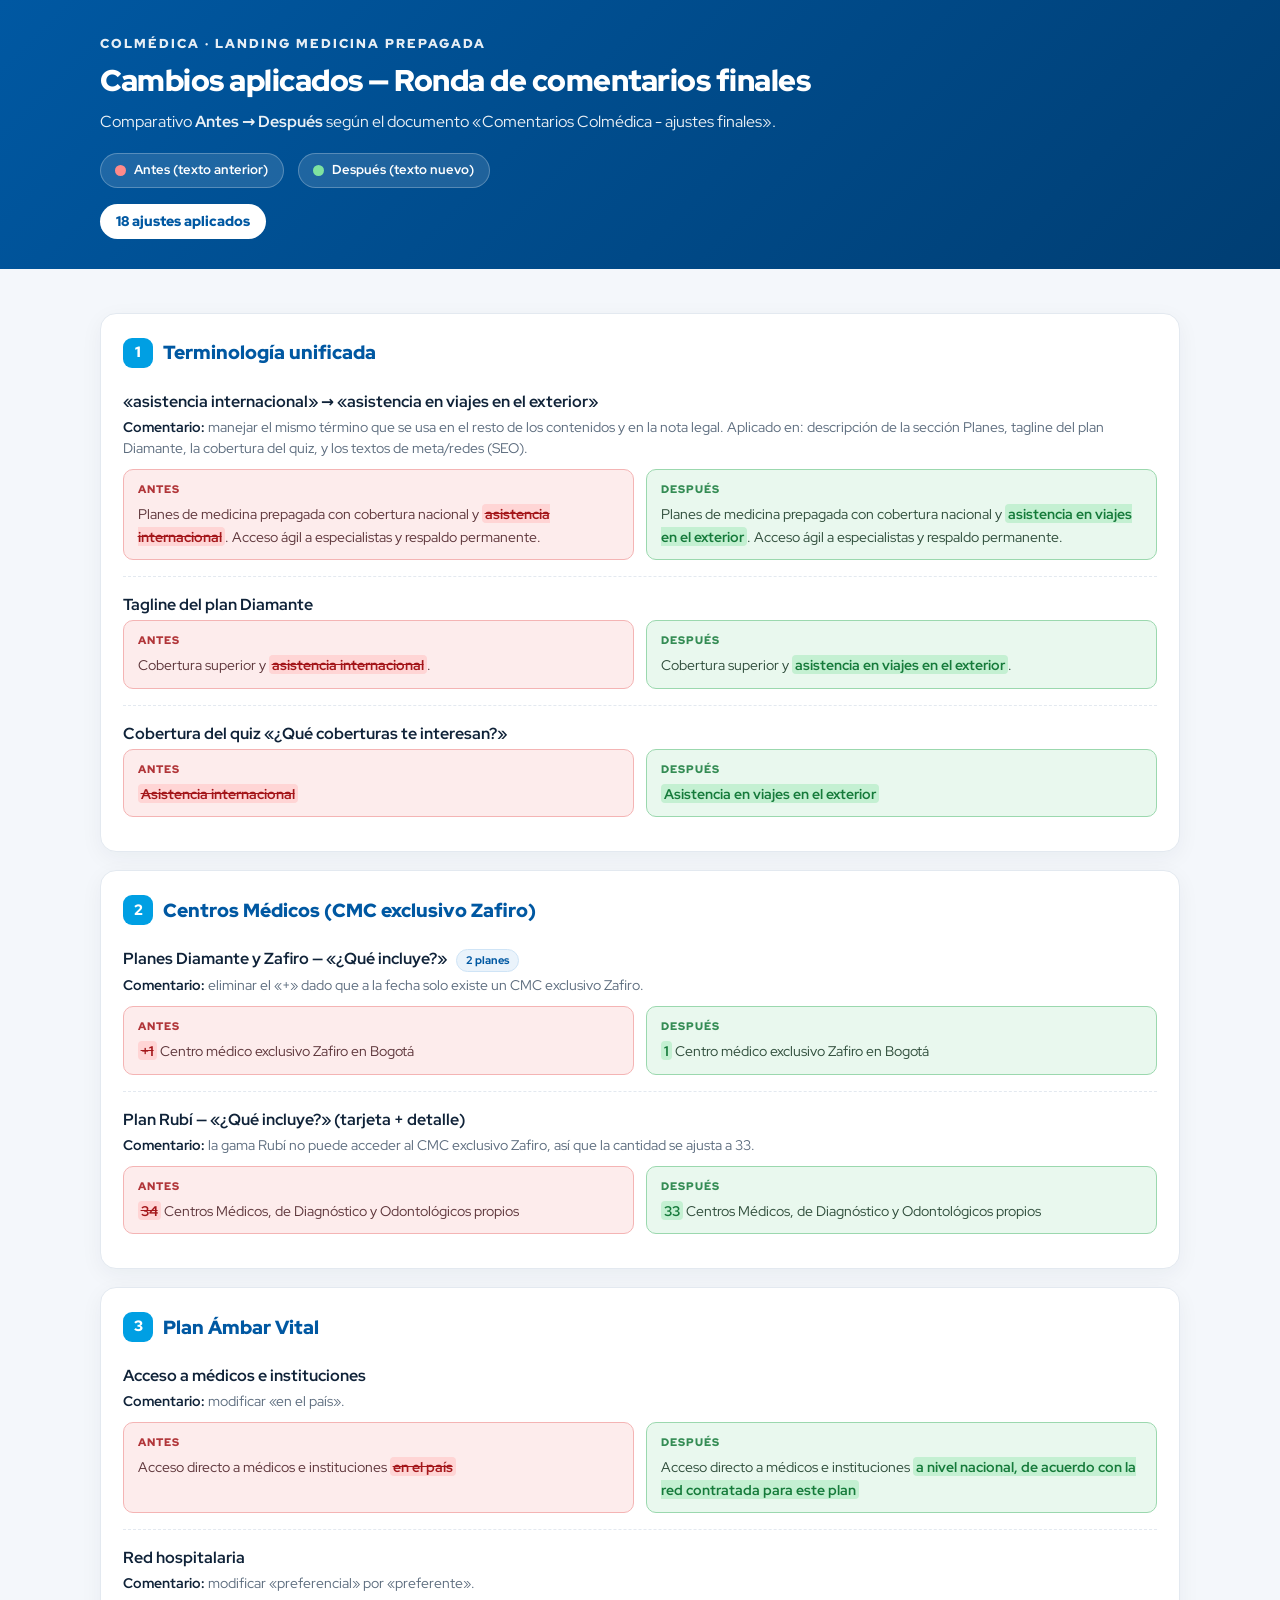
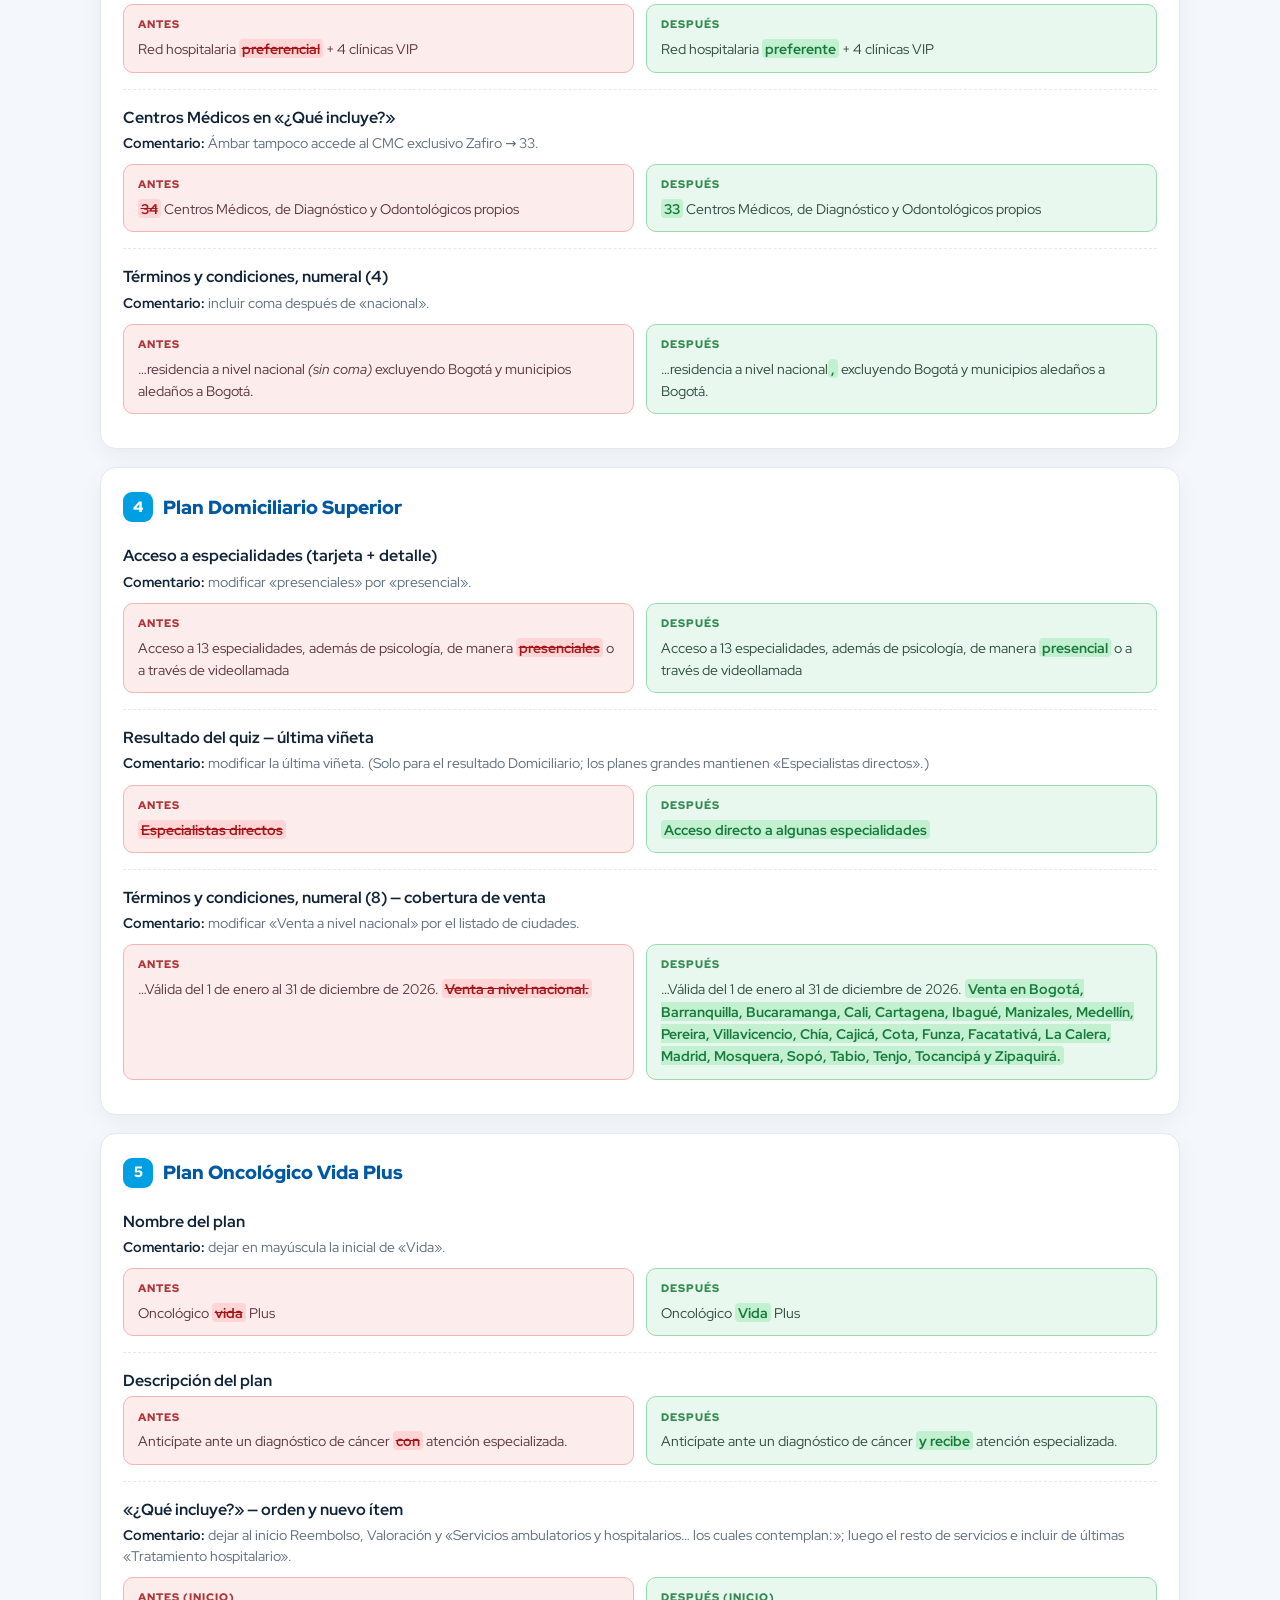
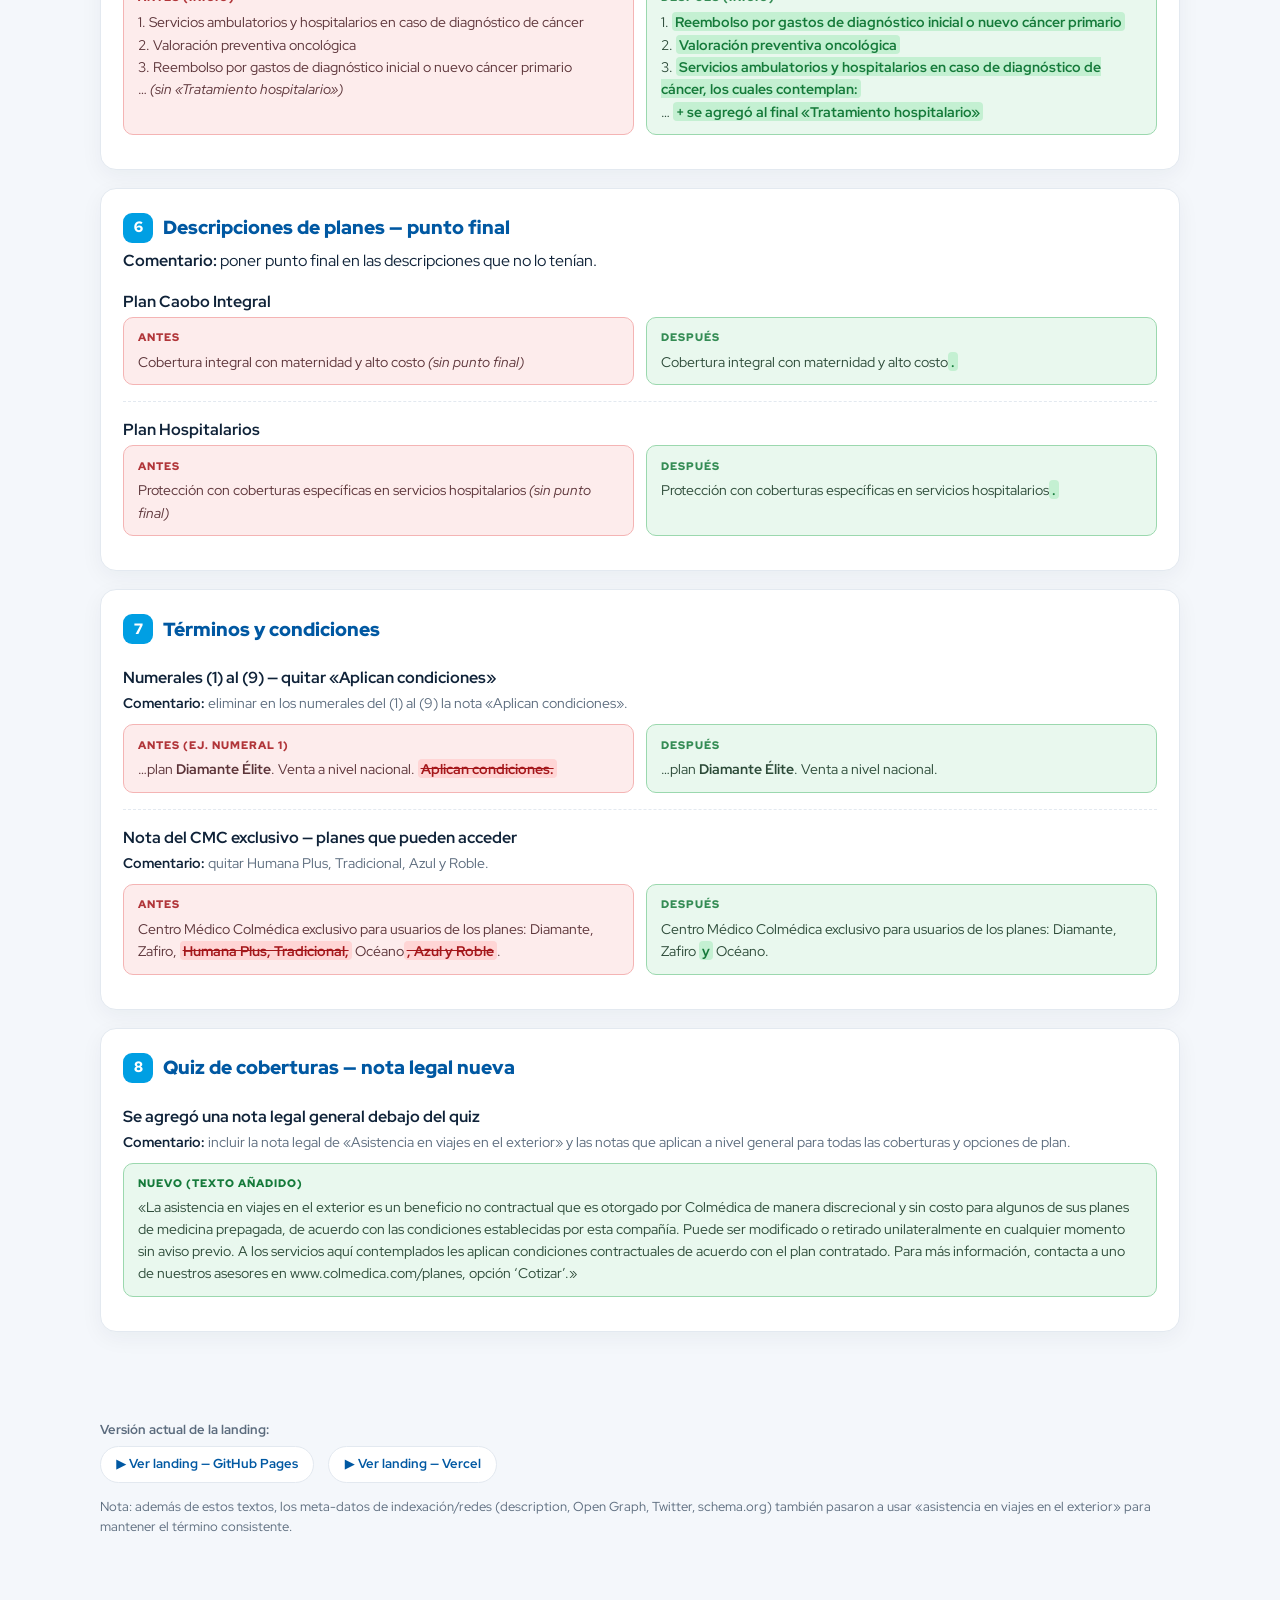
<file: cambios.html>
<!DOCTYPE html>
<html lang="es">
<head>
<meta charset="UTF-8" />
<meta name="viewport" content="width=device-width, initial-scale=1.0" />
<meta name="robots" content="noindex, nofollow" />
<title>Cambios aplicados — Landing Colmédica (ronda de comentarios finales)</title>
<link rel="preconnect" href="https://fonts.googleapis.com">
<link rel="preconnect" href="https://fonts.gstatic.com" crossorigin>
<link href="https://fonts.googleapis.com/css2?family=Red+Hat+Display:wght@400;500;700;900&display=swap" rel="stylesheet">
<style>
  :root{
    --navy:#0058A2; --navy-d:#003e73; --cyan:#009FE3; --red:#E30613;
    --ink:#0f2238; --muted:#5b6b7d; --line:#e3e9f0; --bg:#f4f7fb;
    --del-bg:#fdecec; --del-bd:#f4b4b4; --del-ink:#a4161a;
    --ins-bg:#e9f8ee; --ins-bd:#9bd8ae; --ins-ink:#157a3a;
  }
  *{box-sizing:border-box}
  body{margin:0;font-family:'Red Hat Display',system-ui,sans-serif;background:var(--bg);color:var(--ink);line-height:1.55}
  a{color:var(--navy)}
  .top{background:linear-gradient(135deg,var(--navy),var(--navy-d));color:#fff;padding:34px 0 30px}
  .wrap{width:min(1080px,92vw);margin-inline:auto}
  .top h1{margin:.2rem 0 .35rem;font-size:1.9rem;font-weight:900;letter-spacing:-.5px}
  .top .brand{font-weight:900;letter-spacing:2px;font-size:.8rem;opacity:.9;text-transform:uppercase}
  .top p{margin:.2rem 0 0;opacity:.92;font-size:1rem}
  .legend{display:flex;gap:14px;flex-wrap:wrap;margin-top:18px}
  .chip{display:inline-flex;align-items:center;gap:8px;background:rgba(255,255,255,.12);border:1px solid rgba(255,255,255,.25);border-radius:50px;padding:.4rem .9rem;font-size:.82rem;font-weight:700}
  .dot{width:11px;height:11px;border-radius:50%}
  .dot.r{background:#ff8a8a}.dot.g{background:#7ee2a0}
  .count{display:inline-block;background:#fff;color:var(--navy);border-radius:50px;padding:.45rem 1rem;font-weight:900;font-size:.85rem;margin-top:16px}
  main{padding:26px 0 70px}
  .sec{background:#fff;border:1px solid var(--line);border-radius:16px;padding:6px 22px 18px;margin:18px 0;box-shadow:0 6px 22px rgba(15,34,56,.05)}
  .sec>h2{display:flex;align-items:center;gap:10px;font-size:1.18rem;font-weight:900;margin:18px 0 6px;color:var(--navy)}
  .sec>h2 .n{background:var(--cyan);color:#fff;width:30px;height:30px;border-radius:9px;display:inline-flex;align-items:center;justify-content:center;font-size:.95rem;flex:none}
  .chg{padding:16px 0;border-top:1px dashed var(--line)}
  .chg:first-of-type{border-top:0}
  .chg .what{font-weight:700;font-size:.97rem;margin-bottom:3px}
  .chg .why{font-size:.85rem;color:var(--muted);margin:0 0 10px}
  .chg .why b{color:var(--ink);font-weight:700}
  .ba{display:grid;grid-template-columns:1fr;gap:8px}
  @media(min-width:720px){.ba{grid-template-columns:1fr 1fr;gap:12px}}
  .box{border-radius:10px;padding:.7rem .85rem;font-size:.9rem;border:1px solid}
  .box .tag{display:block;font-size:.68rem;font-weight:900;letter-spacing:1px;text-transform:uppercase;margin-bottom:5px;opacity:.85}
  .box.antes{background:var(--del-bg);border-color:var(--del-bd);color:#5b3338}
  .box.antes .tag{color:var(--del-ink)}
  .box.despues{background:var(--ins-bg);border-color:var(--ins-bd);color:#2c4a38}
  .box.despues .tag{color:var(--ins-ink)}
  del{background:#ffd5d5;color:var(--del-ink);text-decoration:line-through;border-radius:4px;padding:0 3px;font-weight:700}
  ins{background:#c4f0d2;color:var(--ins-ink);text-decoration:none;border-radius:4px;padding:0 3px;font-weight:700}
  .added{background:var(--ins-bg);border:1px solid var(--ins-bd);border-radius:10px;padding:.7rem .85rem;font-size:.88rem;color:#2c4a38}
  .added .tag{display:block;font-size:.68rem;font-weight:900;letter-spacing:1px;text-transform:uppercase;margin-bottom:5px;color:var(--ins-ink)}
  .pill{display:inline-block;font-size:.7rem;font-weight:800;color:var(--navy);background:#eaf3fb;border:1px solid #cfe4f6;border-radius:50px;padding:.12rem .55rem;margin-left:6px;vertical-align:middle}
  .foot{width:min(1080px,92vw);margin:0 auto;color:var(--muted);font-size:.82rem;padding:0 0 50px}
  .links{display:flex;gap:14px;flex-wrap:wrap;margin-top:6px}
  .links a{font-weight:700;text-decoration:none;background:#fff;border:1px solid var(--line);border-radius:50px;padding:.45rem .95rem}
</style>
</head>
<body>
  <header class="top">
    <div class="wrap">
      <div class="brand">Colmédica · Landing medicina prepagada</div>
      <h1>Cambios aplicados — Ronda de comentarios finales</h1>
      <p>Comparativo <strong>Antes → Después</strong> según el documento «Comentarios Colmédica - ajustes finales».</p>
      <div class="legend">
        <span class="chip"><span class="dot r"></span> Antes (texto anterior)</span>
        <span class="chip"><span class="dot g"></span> Después (texto nuevo)</span>
      </div>
      <span class="count">18 ajustes aplicados</span>
    </div>
  </header>

  <main class="wrap">

    <!-- 1 -->
    <section class="sec">
      <h2><span class="n">1</span> Terminología unificada</h2>

      <div class="chg">
        <div class="what">«asistencia internacional» → «asistencia en viajes en el exterior»</div>
        <p class="why"><b>Comentario:</b> manejar el mismo término que se usa en el resto de los contenidos y en la nota legal. Aplicado en: descripción de la sección Planes, tagline del plan Diamante, la cobertura del quiz, y los textos de meta/redes (SEO).</p>
        <div class="ba">
          <div class="box antes"><span class="tag">Antes</span>Planes de medicina prepagada con cobertura nacional y <del>asistencia internacional</del>. Acceso ágil a especialistas y respaldo permanente.</div>
          <div class="box despues"><span class="tag">Después</span>Planes de medicina prepagada con cobertura nacional y <ins>asistencia en viajes en el exterior</ins>. Acceso ágil a especialistas y respaldo permanente.</div>
        </div>
      </div>

      <div class="chg">
        <div class="what">Tagline del plan Diamante</div>
        <div class="ba">
          <div class="box antes"><span class="tag">Antes</span>Cobertura superior y <del>asistencia internacional</del>.</div>
          <div class="box despues"><span class="tag">Después</span>Cobertura superior y <ins>asistencia en viajes en el exterior</ins>.</div>
        </div>
      </div>

      <div class="chg">
        <div class="what">Cobertura del quiz «¿Qué coberturas te interesan?»</div>
        <div class="ba">
          <div class="box antes"><span class="tag">Antes</span><del>Asistencia internacional</del></div>
          <div class="box despues"><span class="tag">Después</span><ins>Asistencia en viajes en el exterior</ins></div>
        </div>
      </div>
    </section>

    <!-- 2 -->
    <section class="sec">
      <h2><span class="n">2</span> Centros Médicos (CMC exclusivo Zafiro)</h2>

      <div class="chg">
        <div class="what">Planes Diamante y Zafiro — «¿Qué incluye?» <span class="pill">2 planes</span></div>
        <p class="why"><b>Comentario:</b> eliminar el «+» dado que a la fecha solo existe un CMC exclusivo Zafiro.</p>
        <div class="ba">
          <div class="box antes"><span class="tag">Antes</span><del>+1</del> Centro médico exclusivo Zafiro en Bogotá</div>
          <div class="box despues"><span class="tag">Después</span><ins>1</ins> Centro médico exclusivo Zafiro en Bogotá</div>
        </div>
      </div>

      <div class="chg">
        <div class="what">Plan Rubí — «¿Qué incluye?» (tarjeta + detalle)</div>
        <p class="why"><b>Comentario:</b> la gama Rubí no puede acceder al CMC exclusivo Zafiro, así que la cantidad se ajusta a 33.</p>
        <div class="ba">
          <div class="box antes"><span class="tag">Antes</span><del>34</del> Centros Médicos, de Diagnóstico y Odontológicos propios</div>
          <div class="box despues"><span class="tag">Después</span><ins>33</ins> Centros Médicos, de Diagnóstico y Odontológicos propios</div>
        </div>
      </div>
    </section>

    <!-- 3 -->
    <section class="sec">
      <h2><span class="n">3</span> Plan Ámbar Vital</h2>

      <div class="chg">
        <div class="what">Acceso a médicos e instituciones</div>
        <p class="why"><b>Comentario:</b> modificar «en el país».</p>
        <div class="ba">
          <div class="box antes"><span class="tag">Antes</span>Acceso directo a médicos e instituciones <del>en el país</del></div>
          <div class="box despues"><span class="tag">Después</span>Acceso directo a médicos e instituciones <ins>a nivel nacional, de acuerdo con la red contratada para este plan</ins></div>
        </div>
      </div>

      <div class="chg">
        <div class="what">Red hospitalaria</div>
        <p class="why"><b>Comentario:</b> modificar «preferencial» por «preferente».</p>
        <div class="ba">
          <div class="box antes"><span class="tag">Antes</span>Red hospitalaria <del>preferencial</del> + 4 clínicas VIP</div>
          <div class="box despues"><span class="tag">Después</span>Red hospitalaria <ins>preferente</ins> + 4 clínicas VIP</div>
        </div>
      </div>

      <div class="chg">
        <div class="what">Centros Médicos en «¿Qué incluye?»</div>
        <p class="why"><b>Comentario:</b> Ámbar tampoco accede al CMC exclusivo Zafiro → 33.</p>
        <div class="ba">
          <div class="box antes"><span class="tag">Antes</span><del>34</del> Centros Médicos, de Diagnóstico y Odontológicos propios</div>
          <div class="box despues"><span class="tag">Después</span><ins>33</ins> Centros Médicos, de Diagnóstico y Odontológicos propios</div>
        </div>
      </div>

      <div class="chg">
        <div class="what">Términos y condiciones, numeral (4)</div>
        <p class="why"><b>Comentario:</b> incluir coma después de «nacional».</p>
        <div class="ba">
          <div class="box antes"><span class="tag">Antes</span>…residencia a nivel nacional <em>(sin coma)</em> excluyendo Bogotá y municipios aledaños a Bogotá.</div>
          <div class="box despues"><span class="tag">Después</span>…residencia a nivel nacional<ins>,</ins> excluyendo Bogotá y municipios aledaños a Bogotá.</div>
        </div>
      </div>
    </section>

    <!-- 4 -->
    <section class="sec">
      <h2><span class="n">4</span> Plan Domiciliario Superior</h2>

      <div class="chg">
        <div class="what">Acceso a especialidades (tarjeta + detalle)</div>
        <p class="why"><b>Comentario:</b> modificar «presenciales» por «presencial».</p>
        <div class="ba">
          <div class="box antes"><span class="tag">Antes</span>Acceso a 13 especialidades, además de psicología, de manera <del>presenciales</del> o a través de videollamada</div>
          <div class="box despues"><span class="tag">Después</span>Acceso a 13 especialidades, además de psicología, de manera <ins>presencial</ins> o a través de videollamada</div>
        </div>
      </div>

      <div class="chg">
        <div class="what">Resultado del quiz — última viñeta</div>
        <p class="why"><b>Comentario:</b> modificar la última viñeta. (Solo para el resultado Domiciliario; los planes grandes mantienen «Especialistas directos».)</p>
        <div class="ba">
          <div class="box antes"><span class="tag">Antes</span><del>Especialistas directos</del></div>
          <div class="box despues"><span class="tag">Después</span><ins>Acceso directo a algunas especialidades</ins></div>
        </div>
      </div>

      <div class="chg">
        <div class="what">Términos y condiciones, numeral (8) — cobertura de venta</div>
        <p class="why"><b>Comentario:</b> modificar «Venta a nivel nacional» por el listado de ciudades.</p>
        <div class="ba">
          <div class="box antes"><span class="tag">Antes</span>…Válida del 1 de enero al 31 de diciembre de 2026. <del>Venta a nivel nacional.</del></div>
          <div class="box despues"><span class="tag">Después</span>…Válida del 1 de enero al 31 de diciembre de 2026. <ins>Venta en Bogotá, Barranquilla, Bucaramanga, Cali, Cartagena, Ibagué, Manizales, Medellín, Pereira, Villavicencio, Chía, Cajicá, Cota, Funza, Facatativá, La Calera, Madrid, Mosquera, Sopó, Tabio, Tenjo, Tocancipá y Zipaquirá.</ins></div>
        </div>
      </div>
    </section>

    <!-- 5 -->
    <section class="sec">
      <h2><span class="n">5</span> Plan Oncológico Vida Plus</h2>

      <div class="chg">
        <div class="what">Nombre del plan</div>
        <p class="why"><b>Comentario:</b> dejar en mayúscula la inicial de «Vida».</p>
        <div class="ba">
          <div class="box antes"><span class="tag">Antes</span>Oncológico <del>vida</del> Plus</div>
          <div class="box despues"><span class="tag">Después</span>Oncológico <ins>Vida</ins> Plus</div>
        </div>
      </div>

      <div class="chg">
        <div class="what">Descripción del plan</div>
        <div class="ba">
          <div class="box antes"><span class="tag">Antes</span>Anticípate ante un diagnóstico de cáncer <del>con</del> atención especializada.</div>
          <div class="box despues"><span class="tag">Después</span>Anticípate ante un diagnóstico de cáncer <ins>y recibe</ins> atención especializada.</div>
        </div>
      </div>

      <div class="chg">
        <div class="what">«¿Qué incluye?» — orden y nuevo ítem</div>
        <p class="why"><b>Comentario:</b> dejar al inicio Reembolso, Valoración y «Servicios ambulatorios y hospitalarios… los cuales contemplan:»; luego el resto de servicios e incluir de últimas «Tratamiento hospitalario».</p>
        <div class="ba">
          <div class="box antes"><span class="tag">Antes (inicio)</span>1. Servicios ambulatorios y hospitalarios en caso de diagnóstico de cáncer<br>2. Valoración preventiva oncológica<br>3. Reembolso por gastos de diagnóstico inicial o nuevo cáncer primario<br>… <em>(sin «Tratamiento hospitalario»)</em></div>
          <div class="box despues"><span class="tag">Después (inicio)</span>1. <ins>Reembolso por gastos de diagnóstico inicial o nuevo cáncer primario</ins><br>2. <ins>Valoración preventiva oncológica</ins><br>3. <ins>Servicios ambulatorios y hospitalarios en caso de diagnóstico de cáncer, los cuales contemplan:</ins><br>… <ins>+ se agregó al final «Tratamiento hospitalario»</ins></div>
        </div>
      </div>
    </section>

    <!-- 6 -->
    <section class="sec">
      <h2><span class="n">6</span> Descripciones de planes — punto final</h2>
      <p class="why" style="margin:6px 0 0"><b>Comentario:</b> poner punto final en las descripciones que no lo tenían.</p>

      <div class="chg">
        <div class="what">Plan Caobo Integral</div>
        <div class="ba">
          <div class="box antes"><span class="tag">Antes</span>Cobertura integral con maternidad y alto costo <em>(sin punto final)</em></div>
          <div class="box despues"><span class="tag">Después</span>Cobertura integral con maternidad y alto costo<ins>.</ins></div>
        </div>
      </div>

      <div class="chg">
        <div class="what">Plan Hospitalarios</div>
        <div class="ba">
          <div class="box antes"><span class="tag">Antes</span>Protección con coberturas específicas en servicios hospitalarios <em>(sin punto final)</em></div>
          <div class="box despues"><span class="tag">Después</span>Protección con coberturas específicas en servicios hospitalarios<ins>.</ins></div>
        </div>
      </div>
    </section>

    <!-- 7 -->
    <section class="sec">
      <h2><span class="n">7</span> Términos y condiciones</h2>

      <div class="chg">
        <div class="what">Numerales (1) al (9) — quitar «Aplican condiciones»</div>
        <p class="why"><b>Comentario:</b> eliminar en los numerales del (1) al (9) la nota «Aplican condiciones».</p>
        <div class="ba">
          <div class="box antes"><span class="tag">Antes (ej. numeral 1)</span>…plan <strong>Diamante Élite</strong>. Venta a nivel nacional. <del>Aplican condiciones.</del></div>
          <div class="box despues"><span class="tag">Después</span>…plan <strong>Diamante Élite</strong>. Venta a nivel nacional.</div>
        </div>
      </div>

      <div class="chg">
        <div class="what">Nota del CMC exclusivo — planes que pueden acceder</div>
        <p class="why"><b>Comentario:</b> quitar Humana Plus, Tradicional, Azul y Roble.</p>
        <div class="ba">
          <div class="box antes"><span class="tag">Antes</span>Centro Médico Colmédica exclusivo para usuarios de los planes: Diamante, Zafiro, <del>Humana Plus, Tradicional,</del> Océano<del>, Azul y Roble</del>.</div>
          <div class="box despues"><span class="tag">Después</span>Centro Médico Colmédica exclusivo para usuarios de los planes: Diamante, Zafiro <ins>y</ins> Océano.</div>
        </div>
      </div>
    </section>

    <!-- 8 -->
    <section class="sec">
      <h2><span class="n">8</span> Quiz de coberturas — nota legal nueva</h2>

      <div class="chg">
        <div class="what">Se agregó una nota legal general debajo del quiz</div>
        <p class="why"><b>Comentario:</b> incluir la nota legal de «Asistencia en viajes en el exterior» y las notas que aplican a nivel general para todas las coberturas y opciones de plan.</p>
        <div class="added">
          <span class="tag">Nuevo (texto añadido)</span>
          «La asistencia en viajes en el exterior es un beneficio no contractual que es otorgado por Colmédica de manera discrecional y sin costo para algunos de sus planes de medicina prepagada, de acuerdo con las condiciones establecidas por esta compañía. Puede ser modificado o retirado unilateralmente en cualquier momento sin aviso previo. A los servicios aquí contemplados les aplican condiciones contractuales de acuerdo con el plan contratado. Para más información, contacta a uno de nuestros asesores en www.colmedica.com/planes, opción ‘Cotizar’.»
        </div>
      </div>
    </section>

  </main>

  <div class="foot">
    <strong>Versión actual de la landing:</strong>
    <div class="links">
      <a href="https://wearedatalab.github.io/colmedica-landing/" target="_blank" rel="noopener">▶ Ver landing — GitHub Pages</a>
      <a href="https://colmedica-variations.vercel.app/v3-vertical.html" target="_blank" rel="noopener">▶ Ver landing — Vercel</a>
    </div>
    <p style="margin-top:14px">Nota: además de estos textos, los meta-datos de indexación/redes (description, Open Graph, Twitter, schema.org) también pasaron a usar «asistencia en viajes en el exterior» para mantener el término consistente.</p>
  </div>

</body>
</html>
</file>
